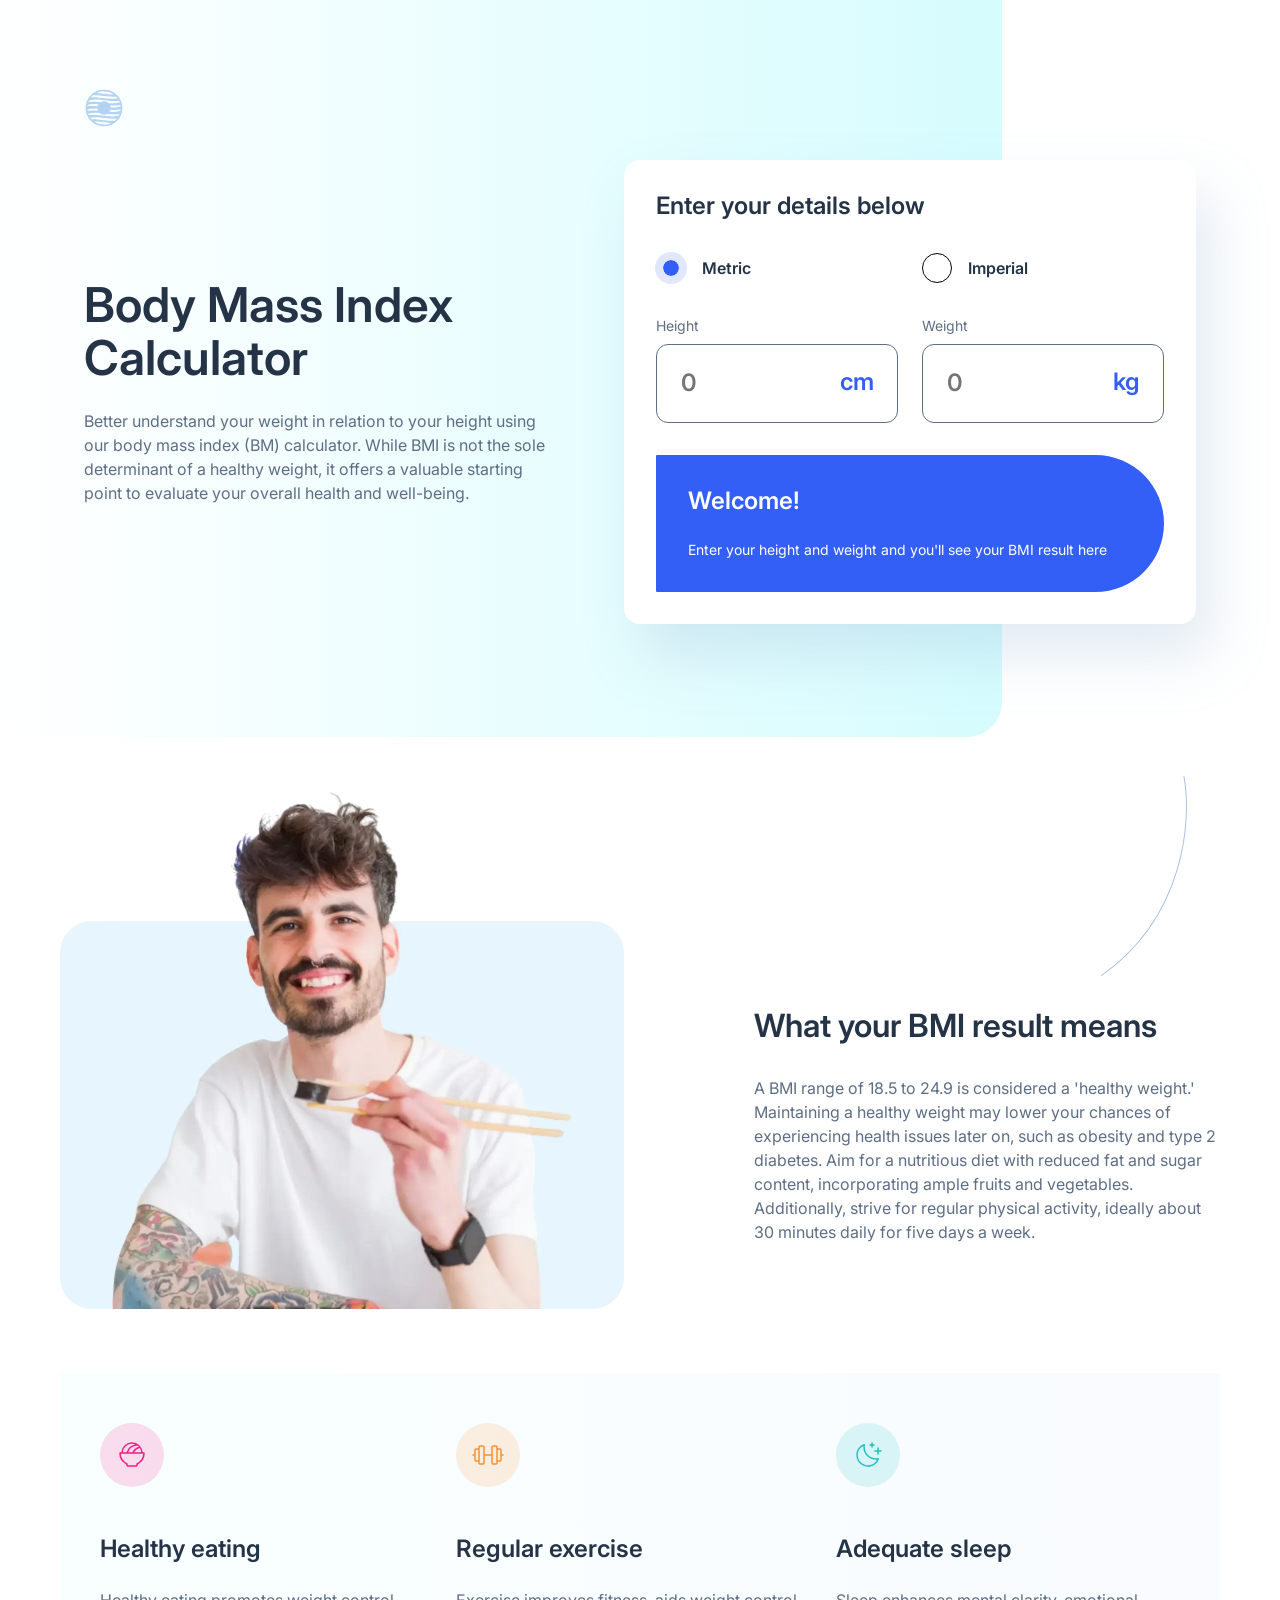
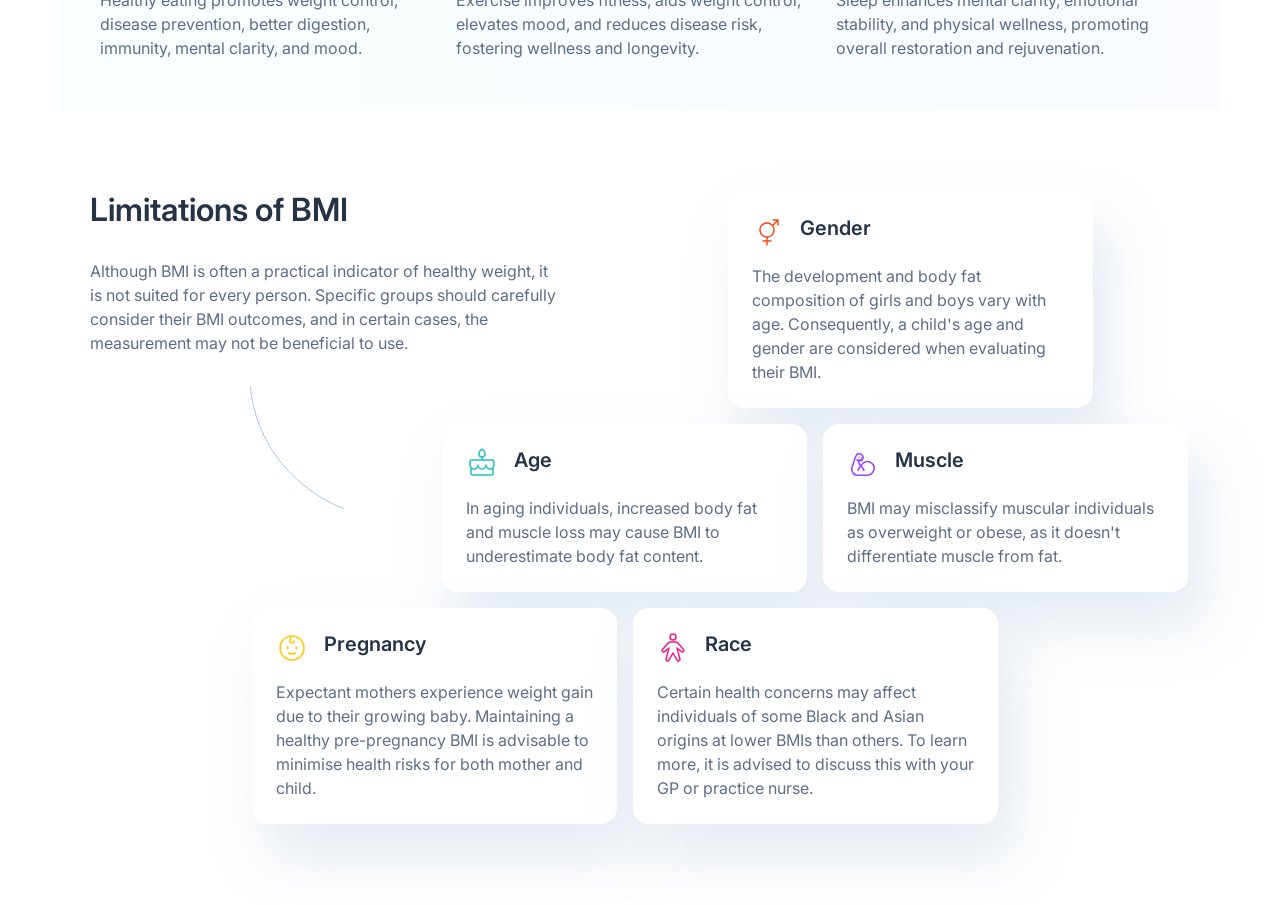
<file: index.html>
<!DOCTYPE html>
<html lang="en">
    <head>
        <meta charset="UTF-8" />
        <meta name="viewport" content="width=device-width, initial-scale=1.0" />
        <link
            rel="icon"
            type="image/png"
            sizes="32x32"
            href="./assets/images/favicon-32x32.png"
        />
        <title>Frontend Mentor | Body Mass Index Calculator</title>
        <link rel="preconnect" href="https://fonts.googleapis.com" />
        <link rel="preconnect" href="https://fonts.gstatic.com" crossorigin />
        <link
            href="https://fonts.googleapis.com/css2?family=Inter:ital,opsz,wght@0,14..32,100..900;1,14..32,100..900&display=swap"
            rel="stylesheet"
        />
        <link rel="stylesheet" href="/style.css" />
        <script defer src="/script.js"></script>
    </head>
    <body>
        <main>
            <div class="calculator__gradient"></div>
            <section class="calculator" aria-label="calculator-header">
                <img
                    class="logo"
                    src="/assets/images/logo.svg"
                    alt="Circular logo"
                />
                <div class="calculator__wrapper">
                    <div class="calculator__info">
                        <h1 id="calculator-header" class="calculator__header">
                            Body Mass Index Calculator
                        </h1>
                        <p class="calculator__description">
                            Better understand your weight in relation to your
                            height using our body mass index (BM) calculator.
                            While BMI is not the sole determinant of a healthy
                            weight, it offers a valuable starting point to
                            evaluate your overall health and well-being.
                        </p>
                    </div>
                    <form
                        id="calculation"
                        class="calculation"
                        aria-label="calculation-header"
                    >
                        <span
                            id="calculation-header"
                            class="calculation__header"
                        >
                            Enter your details below
                        </span>
                        <div class="calculation__buttons">
                            <label class="calculation__item" for="metric">
                                <input
                                    class="calculation__button"
                                    id="metric"
                                    type="radio"
                                    name="button"
                                    checked
                                />
                                Metric
                            </label>
                            <label class="calculation__item" for="imperial">
                                <input
                                    class="calculation__button"
                                    id="imperial"
                                    type="radio"
                                    name="button"
                                />
                                Imperial
                            </label>
                        </div>
                        <div
                            id="metric-measures"
                            class="calculation__measures metric"
                        >
                            <div class="calculation__measure">
                                <label
                                    class="calculation__measure--label"
                                    for="centimeter"
                                    >Height</label
                                >
                                <div class="calculation__wrapper">
                                    <input
                                        class="calculation__input"
                                        id="centimeter"
                                        type="number"
                                        placeholder="0"
                                        min="0"
                                    />
                                    <span class="calculation__unit"> cm </span>
                                </div>
                            </div>
                            <div class="calculation__measure">
                                <label
                                    class="calculation__measure--label"
                                    for="kilogram"
                                    >Weight</label
                                >
                                <div class="calculation__wrapper">
                                    <input
                                        class="calculation__input"
                                        id="kilogram"
                                        type="number"
                                        placeholder="0"
                                        min="0"
                                    />
                                    <span class="calculation__unit"> kg </span>
                                </div>
                            </div>
                        </div>
                        <div
                            id="imperial-measures"
                            class="calculation__measures imperial"
                        >
                            <div class="calculation__measure">
                                <label
                                    class="calculation__measure--label"
                                    for="feet"
                                    >Height</label
                                >
                                <div class="calculation__content">
                                    <div class="calculation__wrapper">
                                        <input
                                            class="calculation__input"
                                            id="feet"
                                            type="number"
                                            placeholder="0"
                                            min="0"
                                        />
                                        <span class="calculation__unit">
                                            ft
                                        </span>
                                    </div>
                                    <div class="calculation__wrapper">
                                        <input
                                            class="calculation__input"
                                            id="inch"
                                            type="number"
                                            placeholder="0"
                                            min="0"
                                        />
                                        <span class="calculation__unit">
                                            in
                                        </span>
                                    </div>
                                </div>
                            </div>
                            <div class="calculation__measure">
                                <label
                                    class="calculation__measure--label"
                                    for="stone"
                                    >Weight</label
                                >
                                <div class="calculation__content">
                                    <div class="calculation__wrapper">
                                        <input
                                            class="calculation__input"
                                            id="stone"
                                            type="number"
                                            placeholder="0"
                                            min="0"
                                        />
                                        <span class="calculation__unit">
                                            st
                                        </span>
                                    </div>
                                    <div class="calculation__wrapper">
                                        <input
                                            class="calculation__input"
                                            id="pound"
                                            type="number"
                                            placeholder="0"
                                            min="0"
                                        />
                                        <span class="calculation__unit">
                                            lb
                                        </span>
                                    </div>
                                </div>
                            </div>
                        </div>
                        <div class="calculation__output" aria-live="polite">
                            <div id="empty" class="empty">
                                <span class="empty__welcome"> Welcome! </span>
                                <p class="empty__description">
                                    Enter your height and weight and you'll see
                                    your BMI result here
                                </p>
                            </div>
                            <div id="active" class="active">
                                <div class="active__result">
                                    <span class="active__result--description">
                                        Your BMI is...
                                    </span>
                                    <span
                                        id="result"
                                        class="active__result--value"
                                    >
                                    </span>
                                </div>
                                <p
                                    id="active-description"
                                    class="active__description"
                                ></p>
                            </div>
                        </div>
                    </form>
                </div>
            </section>

            <section class="info">
                <img
                    class="info__image"
                    src="/assets/images/image-man-eating.webp"
                    alt="Man eating with chopsticks"
                />
                <div class="info__content">
                    <img
                        class="info__content--curve"
                        src="/assets/images/pattern-curved-line-left.svg"
                        alt=""
                    />
                    <h2 class="info__header">What your BMI result means</h2>
                    <p class="info__description">
                        A BMI range of 18.5 to 24.9 is considered a 'healthy
                        weight.' Maintaining a healthy weight may lower your
                        chances of experiencing health issues later on, such as
                        obesity and type 2 diabetes. Aim for a nutritious diet
                        with reduced fat and sugar content, incorporating ample
                        fruits and vegetables. Additionally, strive for regular
                        physical activity, ideally about 30 minutes daily for
                        five days a week.
                    </p>
                </div>
            </section>

            <section class="lifestyle">
                <h2 class="visually-hidden">Lifestyle Header</h2>
                <ul class="lifestyle__list">
                    <li class="lifestyle__list--item">
                        <img
                            class="lifestyle__icon"
                            src="/assets/images/icon-eating.svg"
                            alt=""
                        />
                        <div class="lifestyle__content">
                            <h3 class="lifestyle__content--header">
                                Healthy eating
                            </h3>
                            <p class="lifestyle__content--description">
                                Healthy eating promotes weight control, disease
                                prevention, better digestion, immunity, mental
                                clarity, and mood.
                            </p>
                        </div>
                    </li>

                    <li class="lifestyle__list--item">
                        <img
                            class="lifestyle__icon"
                            src="/assets/images/icon-exercise.svg"
                            alt=""
                        />
                        <div class="lifestyle__content">
                            <h3 class="lifestyle__content--header">
                                Regular exercise
                            </h3>

                            <p class="lifestyle__content--description">
                                Exercise improves fitness, aids weight control,
                                elevates mood, and reduces disease risk,
                                fostering wellness and longevity.
                            </p>
                        </div>
                    </li>

                    <li class="lifestyle__list--item">
                        <img
                            class="lifestyle__icon"
                            src="/assets/images/icon-sleep.svg"
                            alt=""
                        />
                        <div class="lifestyle__content">
                            <h3 class="lifestyle__content--header">
                                Adequate sleep
                            </h3>

                            <p class="lifestyle__content--description">
                                Sleep enhances mental clarity, emotional
                                stability, and physical wellness, promoting
                                overall restoration and rejuvenation.
                            </p>
                        </div>
                    </li>
                </ul>
            </section>

            <section class="limitations">
                <div class="limitations__info">
                    <h2 class="limitations__info--header">
                        Limitations of BMI
                    </h2>
                    <p class="limitations__info--description">
                        Although BMI is often a practical indicator of healthy
                        weight, it is not suited for every person. Specific
                        groups should carefully consider their BMI outcomes, and
                        in certain cases, the measurement may not be beneficial
                        to use.
                    </p>
                    <img
                        class="limitations__info--curve"
                        src="/assets/images/pattern-curved-line-right.svg"
                        alt=""
                    />
                </div>

                <ul class="limitations__list">
                    <li class="limitations__list--item gender">
                        <div class="limitations__title">
                            <img
                                class="limitations__icon"
                                src="/assets/images/icon-gender.svg"
                                alt=""
                            />
                            <h3 class="limitations__header">Gender</h3>
                        </div>
                        <p class="limitations__description">
                            The development and body fat composition of girls
                            and boys vary with age. Consequently, a child's age
                            and gender are considered when evaluating their BMI.
                        </p>
                    </li>
                    <li class="limitations__list--item age">
                        <div class="limitations__title">
                            <img
                                class="limitations__icon"
                                src="/assets/images/icon-age.svg"
                                alt=""
                            />
                            <h3 class="limitations__header">Age</h3>
                        </div>
                        <p class="limitations__description">
                            In aging individuals, increased body fat and muscle
                            loss may cause BMI to underestimate body fat
                            content.
                        </p>
                    </li>
                    <li class="limitations__list--item muscle">
                        <div class="limitations__title">
                            <img
                                class="limitations__icon"
                                src="/assets/images/icon-muscle.svg"
                                alt=""
                            />
                            <h3 class="limitations__header">Muscle</h3>
                        </div>
                        <p class="limitations__description">
                            BMI may misclassify muscular individuals as
                            overweight or obese, as it doesn't differentiate
                            muscle from fat.
                        </p>
                    </li>
                    <li class="limitations__list--item pregnancy">
                        <div class="limitations__title">
                            <img
                                class="limitations__icon"
                                src="/assets/images/icon-pregnancy.svg"
                                alt=""
                            />
                            <h3 class="limitations__header">Pregnancy</h3>
                        </div>
                        <p class="limitations__description">
                            Expectant mothers experience weight gain due to
                            their growing baby. Maintaining a healthy
                            pre-pregnancy BMI is advisable to minimise health
                            risks for both mother and child.
                        </p>
                    </li>
                    <li class="limitations__list--item race">
                        <div class="limitations__title">
                            <img
                                class="limitations__icon"
                                src="/assets/images/icon-race.svg"
                                alt=""
                            />
                            <h3 class="limitations__header">Race</h3>
                        </div>
                        <p class="limitations__description">
                            Certain health concerns may affect individuals of
                            some Black and Asian origins at lower BMIs than
                            others. To learn more, it is advised to discuss this
                            with your GP or practice nurse.
                        </p>
                    </li>
                </ul>
            </section>
        </main>
    </body>
</html>
</file>
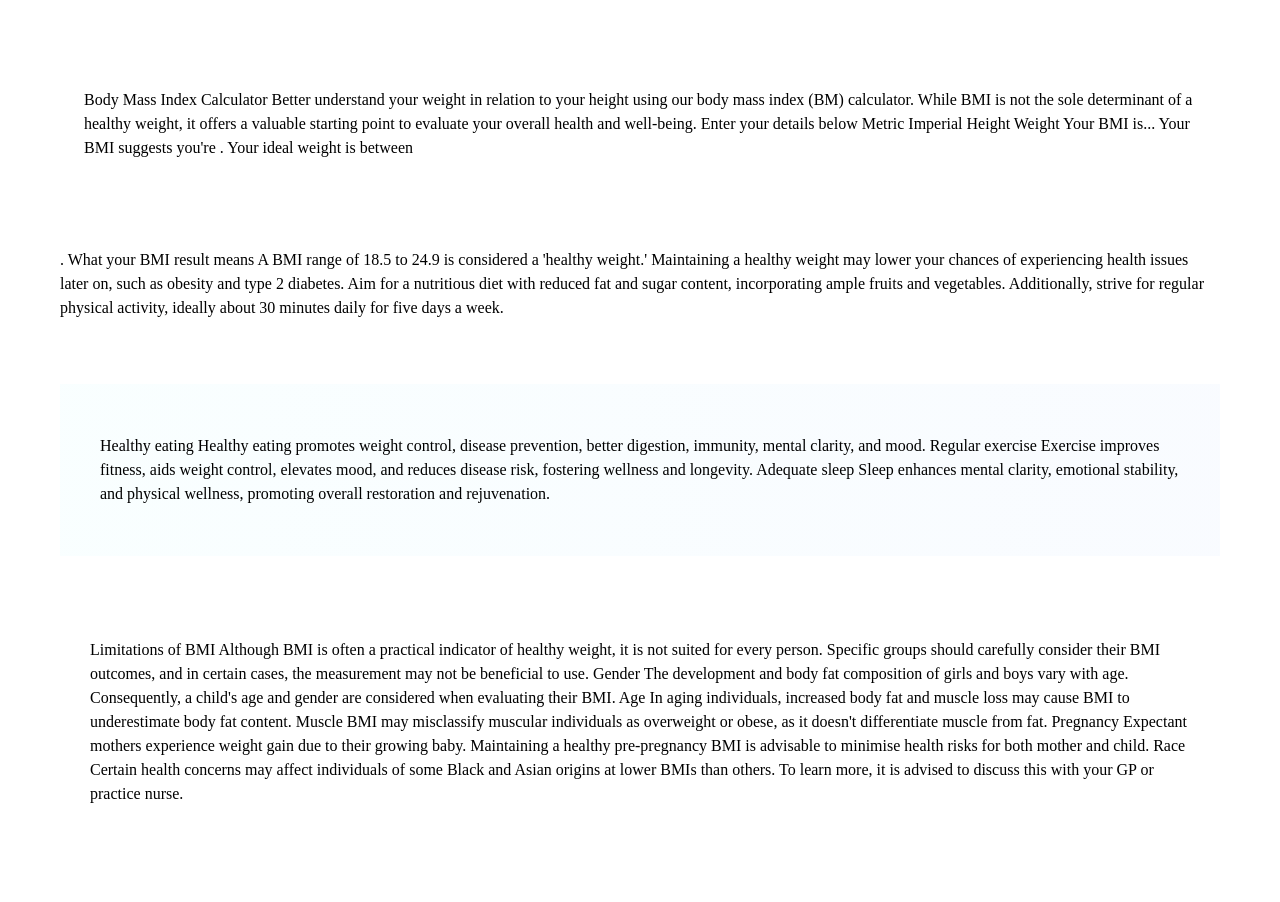
<file: starter-code/index.html>
<!DOCTYPE html>
<html lang="en">
    <head>
        <meta charset="UTF-8" />
        <meta name="viewport" content="width=device-width, initial-scale=1.0" />
        <link
            rel="icon"
            type="image/png"
            sizes="32x32"
            href="./assets/images/favicon-32x32.png"
        />
        <title>Frontend Mentor | Body Mass Index Calculator</title>
        <link rel="stylesheet" href="/style.css" />
    </head>
    <body>
        <main>
            <section class="calculator">
                Body Mass Index Calculator Better understand your weight in
                relation to your height using our body mass index (BM)
                calculator. While BMI is not the sole determinant of a healthy
                weight, it offers a valuable starting point to evaluate your
                overall health and well-being. Enter your details below Metric
                Imperial Height Weight Your BMI is...

                <!-- add score -->

                Your BMI suggests you're
                <!-- add classification -->. Your ideal weight is between
            </section>

            <section class="info">
                <!-- add range -->. What your BMI result means A BMI range of
                18.5 to 24.9 is considered a 'healthy weight.' Maintaining a
                healthy weight may lower your chances of experiencing health
                issues later on, such as obesity and type 2 diabetes. Aim for a
                nutritious diet with reduced fat and sugar content,
                incorporating ample fruits and vegetables. Additionally, strive
                for regular physical activity, ideally about 30 minutes daily
                for five days a week.
            </section>

            <section class="lifestyle">
                Healthy eating Healthy eating promotes weight control, disease
                prevention, better digestion, immunity, mental clarity, and
                mood. Regular exercise Exercise improves fitness, aids weight
                control, elevates mood, and reduces disease risk, fostering
                wellness and longevity. Adequate sleep Sleep enhances mental
                clarity, emotional stability, and physical wellness, promoting
                overall restoration and rejuvenation.
            </section>

            <section class="limitations">
                Limitations of BMI Although BMI is often a practical indicator
                of healthy weight, it is not suited for every person. Specific
                groups should carefully consider their BMI outcomes, and in
                certain cases, the measurement may not be beneficial to use.
                Gender The development and body fat composition of girls and
                boys vary with age. Consequently, a child's age and gender are
                considered when evaluating their BMI. Age In aging individuals,
                increased body fat and muscle loss may cause BMI to
                underestimate body fat content. Muscle BMI may misclassify
                muscular individuals as overweight or obese, as it doesn't
                differentiate muscle from fat. Pregnancy Expectant mothers
                experience weight gain due to their growing baby. Maintaining a
                healthy pre-pregnancy BMI is advisable to minimise health risks
                for both mother and child. Race Certain health concerns may
                affect individuals of some Black and Asian origins at lower BMIs
                than others. To learn more, it is advised to discuss this with
                your GP or practice nurse.
            </section>
        </main>
    </body>
</html>
</file>
<file: style.css>
*,
*::before,
*::after {
    box-sizing: border-box;
}

* {
    margin: 0;
    padding: 0;
}

body {
    line-height: 1.5;
    -webkit-font-smoothing: antialiased;
}

img,
picture,
video,
canvas,
svg {
    display: block;
    max-width: 100%;
}

p,
h1,
h2,
h3,
h4,
h5,
h6 {
    overflow-wrap: break-word;
}

:root {
    --white: #ffffff;
    --black: #000000;
    --gray-300: #acc1de;
    --gray-500: #5e6e85;
    --blue-100: #e1e7fe;
    --blue-300: #b3d3f1;
    --blue-500: #345ff6;
    --blue-900: #253347;
    --gradient-one: linear-gradient(to right, #ffffff, #d6fcfe);
    --gradient-two: linear-gradient(
        to right,
        rgb(214, 252, 254, 0.15),
        rgb(214, 230, 254, 0.15)
    );
    --text-preset-one: 600 4rem/1.1 "Inter";
    --text-preset-two: 600 3rem/1.1 "Inter";
    --text-preset-three: 600 2rem/1.1 "Inter";
    --text-preset-four: 600 1.5rem/1.2 "Inter";
    --text-preset-five: 600 1.25rem/1.2 "Inter";
    --text-preset-six-semibold: 600 1rem/1.5 "Inter";
    --text-preset-six: normal 1rem/1.5 "Inter";
    --text-preset-seven-bold: bold 0.875rem/1.5 "Inter";
    --text-preset-seven: normal 0.875rem/1.5 "Inter";
}

body {
    font-family: "Inter";
}

main {
    max-width: 1600px;
    margin-inline: auto;
}

input {
    outline-color: var(--blue-500);
}

/* Chrome, Safari, Edge, Opera */
input::-webkit-outer-spin-button,
input::-webkit-inner-spin-button {
    -webkit-appearance: none;
    margin: 0;
}

/* Firefox */
input[type="number"] {
    -moz-appearance: textfield;
}

input[type="radio"] {
    -webkit-appearance: none;
    appearance: none;
    background-color: #fff;
    margin: 0;
    font: inherit;
    color: currentColor;
    width: 1.875rem;
    height: 1.875rem;
    border: 0.05rem solid black;
    border-radius: 50%;
    display: grid;
    place-content: center;
}

input[type="radio"]:checked {
    border: none;
}

input[type="radio"]::before {
    content: "";
    width: 2rem;
    height: 2rem;
    border-radius: 50%;
    transform: scale(0);
    transition: 120ms transform ease-in-out;
    box-shadow: inset 1.5rem 1.5rem var(--blue-500);
    border: 0.5rem solid var(--blue-100);
}

input[type="radio"]:checked::before {
    transform: scale(1);
}

.calculator {
    max-width: 1160px;
    margin-inline: auto;
    padding: 2rem 1.5rem 4rem 1.5rem;
    display: flex;
    flex-direction: column;
    align-items: center;
    row-gap: 2rem;
}

.calculator__gradient {
    position: absolute;
    z-index: -1;
    height: 640px;
    width: 100%;
    max-width: 1002px;
    background: var(--gradient-one);
    border-bottom-left-radius: 2.1875rem;
    border-bottom-right-radius: 2.1875rem;
}

.logo {
    width: 2.5rem;
}

.calculator__wrapper {
    display: flex;
    flex-direction: column;
    align-items: center;
    row-gap: 2.5rem;
}

.calculator__info {
    display: flex;
    flex-direction: column;
    row-gap: 1.5rem;
    flex: 1;
}

.calculator__header {
    font: var(--text-preset-two);
    color: var(--blue-900);
    text-align: center;
}

.calculator__description {
    font: var(--text-preset-six);
    color: var(--gray-500);
    text-align: center;
}

.calculation {
    width: 100%;
    max-width: 42.875rem;
    padding: 1.5rem;
    display: flex;
    flex-direction: column;
    row-gap: 1.5rem;
    background: var(--white);
    border-radius: 1rem;
    box-shadow: 1rem 2rem 3.5rem 0 #8faecf40;
    flex: 1;
}

.calculation__header {
    font: var(--text-preset-four);
    color: var(--blue-900);
}

.calculation__buttons {
    display: flex;
    column-gap: 1.5rem;
}

.calculation__item {
    flex: 1;
    font: var(--text-preset-six-semibold);
    color: var(--blue-900);
    display: flex;
    align-items: center;
    column-gap: 1rem;
}

.calculation__button {
    width: 1.875rem;
    height: 1.875rem;
}

.calculation__measures {
    display: flex;
    flex-direction: column;
    row-gap: 1rem;
    column-gap: 1.5rem;
}

.calculation__measure {
    display: flex;
    flex-direction: column;
    row-gap: 0.5rem;
}

.calculation__measure--label {
    font: var(--text-preset-seven);
    color: var(--gray-500);
}

.calculation__content {
    display: flex;
    column-gap: 1.5rem;
}

.calculation__wrapper {
    position: relative;
}

.calculation__input {
    width: 100%;
    border-radius: 0.75rem;
    border: 0.0625rem solid var(--gray-500);
    padding: 1.5rem;
    font: var(--text-preset-four);
    color: var(--gray-500);
}

.calculation__unit {
    position: absolute;
    top: 1.5rem;
    right: 1.5rem;
    font: var(--text-preset-four);
    color: var(--blue-500);
}

.calculation__output {
    margin-inline: auto;
    padding: 2rem;
    background: var(--blue-500);
    color: var(--white);
    border-radius: 1rem;
}

.empty {
    display: flex;
    flex-direction: column;
    row-gap: 1.5rem;
}

.empty__welcome {
    font: var(--text-preset-four);
}

.empty__description {
    font: var(--text-preset-seven);
}

/* .empty {
    display: none;
} */

.active {
    display: flex;
    flex-direction: column;
    gap: 1.5rem;
}

.active__result {
    display: flex;
    flex-direction: column;
    row-gap: 0.5rem;
    flex: 1;
}

.active__result--description {
    font: var(--text-preset-six-semibold);
}

.active__result--value {
    font: var(--text-preset-two);
}

.active__description {
    max-width: 360px;
    font: var(--text-preset-seven);
    flex: 1;
}

.active {
    display: none;
}

.range {
    font-weight: bold;
}

.info {
    max-width: 1160px;
    padding-block-end: 4rem;
}

.info__content {
    padding-block-start: 3rem;
    padding-inline: 1.5rem;
    max-width: 465px;
    display: flex;
    flex-direction: column;
    row-gap: 2rem;
}

.info__content--curve {
    display: none;
    max-height: 12.5rem;
    align-self: flex-end;
    margin-inline-end: 2rem;
}

.info__header {
    font: var(--text-preset-three);
    color: var(--blue-900);
}

.info__description {
    font: var(--text-preset-six);
    color: var(--gray-500);
}

.lifestyle {
    max-width: 1160px;
    margin-inline: auto;
    padding: 3rem 1.5rem;
    background: var(--gradient-two);
}

.lifestyle__list {
    max-width: 1160px;
    margin-inline: auto;
    list-style: none;
    display: flex;
    flex-direction: column;
    row-gap: 2.5rem;
}

.lifestyle__list--item {
    display: flex;
    flex-direction: column;
    row-gap: 2rem;
    column-gap: 2.5rem;
}

.lifestyle__icon {
    max-width: 4rem;
}

.lifestyle__content {
    display: flex;
    flex-direction: column;
    row-gap: 1.5rem;
}

.lifestyle__content--header {
    font: var(--text-preset-four);
    color: var(--blue-900);
}

.lifestyle__content--description {
    font: var(--text-preset-six);
    color: var(--gray-500);
}

.limitations {
    position: relative;
    padding: 5.125rem 1.875rem 6rem 1.875rem;
    max-width: 1160px;
    margin-inline: auto;
    display: flex;
    flex-direction: column;
    row-gap: 3.5rem;
}

.limitations__info {
    display: flex;
    flex-direction: column;
    row-gap: 2rem;
}

.limitations__info--header {
    font: var(--text-preset-three);
    color: var(--blue-900);
    text-align: center;
}

.limitations__info--description {
    font: var(--text-preset-six);
    color: var(--gray-500);
    text-align: center;
}

.limitations__info--curve {
    display: none;
    max-height: 7.625rem;
    align-self: flex-start;
    margin-inline-start: 10rem;
}

.limitations__list {
    list-style: none;
    display: grid;
    gap: 1rem;
}

.limitations__list--item {
    padding: 1.5rem;
    display: flex;
    flex-direction: column;
    row-gap: 1rem;
    background: var(--white);
    border-radius: 1rem;
    box-shadow: 1rem 2rem 3.5rem 0 #8faecf40;
}

.limitations__title {
    display: flex;
    column-gap: 1rem;
}

.limitations__header {
    font: var(--text-preset-five);
    color: var(--blue-900);
}

.limitations__description {
    font: var(--text-preset-six);
    color: var(--gray-500);
}

.visually-hidden {
    position: absolute;
    width: 1px;
    height: 1px;
    padding: 0;
    margin: -1px;
    overflow: hidden;
    clip: rect(0 0 0 0);
    white-space: nowrap;
    border: 0;
}

/* .metric {
    display: none;
} */

.imperial {
    display: none;
}

@media screen and (min-width: 40rem) {
    .calculation {
        padding: 2rem;
        row-gap: 2rem;
    }

    .calculation__measures {
        flex-direction: row;
    }

    .imperial {
        flex-direction: column;
    }

    .calculation__output {
        width: 100%;
        border-bottom-right-radius: 999px;
        border-top-right-radius: 999px;
    }

    .active {
        flex-direction: row;
        align-items: center;
    }

    .active__description {
        max-width: 267px;
    }

    .info {
        margin-inline-start: -6rem;
        display: flex;
        align-items: center;
        column-gap: 4.5rem;
    }

    .info__image {
        max-width: 435px;
    }

    .info__content {
        padding: 0;
        padding-inline-end: 2.625rem;
    }

    .lifestyle {
        padding-block: 3.125rem;
        padding-inline: 2.5rem;
    }

    .lifestyle__list--item {
        flex-direction: row;
    }

    .limitations__list {
        grid-template-columns: repeat(4, 1fr);
        grid-template-areas:
            "gender gender age age"
            "muscle muscle pregnancy pregnancy"
            "...    race   race      ...";
    }

    .gender {
        grid-area: gender;
    }

    .age {
        grid-area: age;
    }

    .muscle {
        grid-area: muscle;
    }

    .pregnancy {
        grid-area: pregnancy;
    }

    .race {
        grid-area: race;
    }
}

@media screen and (min-width: 64rem) {
    .logo {
        align-self: flex-start;
    }

    .calculator {
        padding-block: 5.5rem;
    }

    .calculator__gradient {
        height: 737px;
    }

    .calculator__wrapper {
        flex-direction: row;
        column-gap: 2rem;
        margin-block-end: 4rem;
    }

    .calculator__description {
        max-width: 465px;
    }

    .calculator__header {
        text-align: start;
    }

    .calculator__description {
        text-align: start;
    }

    .active__result--value {
        font: var(--text-preset-one);
    }

    .info {
        margin-inline: auto;
        column-gap: 8.125rem;
    }

    .info__content {
        padding-inline-end: 0;
        align-self: flex-start;
    }

    .info__content--curve {
        display: block;
    }

    .info__image {
        max-width: 564px;
    }

    .lifestyle__list {
        flex-direction: row;
        column-gap: 2rem;
    }

    .lifestyle__list--item {
        flex-direction: column;
        row-gap: 3rem;
    }

    .limitations__info {
        max-width: min(34rem, 37vw);
        position: absolute;
    }

    .limitations__info--header {
        text-align: start;
    }

    .limitations__info--description {
        text-align: start;
    }

    .limitations__info--curve {
        display: block;
    }

    .limitations__list {
        position: absolute;
        right: 2rem;
        max-width: 60rem;
        grid-template-columns: repeat(10, 1fr);
        grid-template-areas:
            "...       ...       ...       ...       ...  gender gender gender gender ...   "
            "...       ...       age       age       age  age    muscle muscle muscle muscle"
            "pregnancy pregnancy pregnancy pregnancy race race   race   race   ...    ...   ";
        padding-block-end: 5.125rem;
    }

    .limitations__list--item {
        max-width: 365px;
    }
}
</file>
